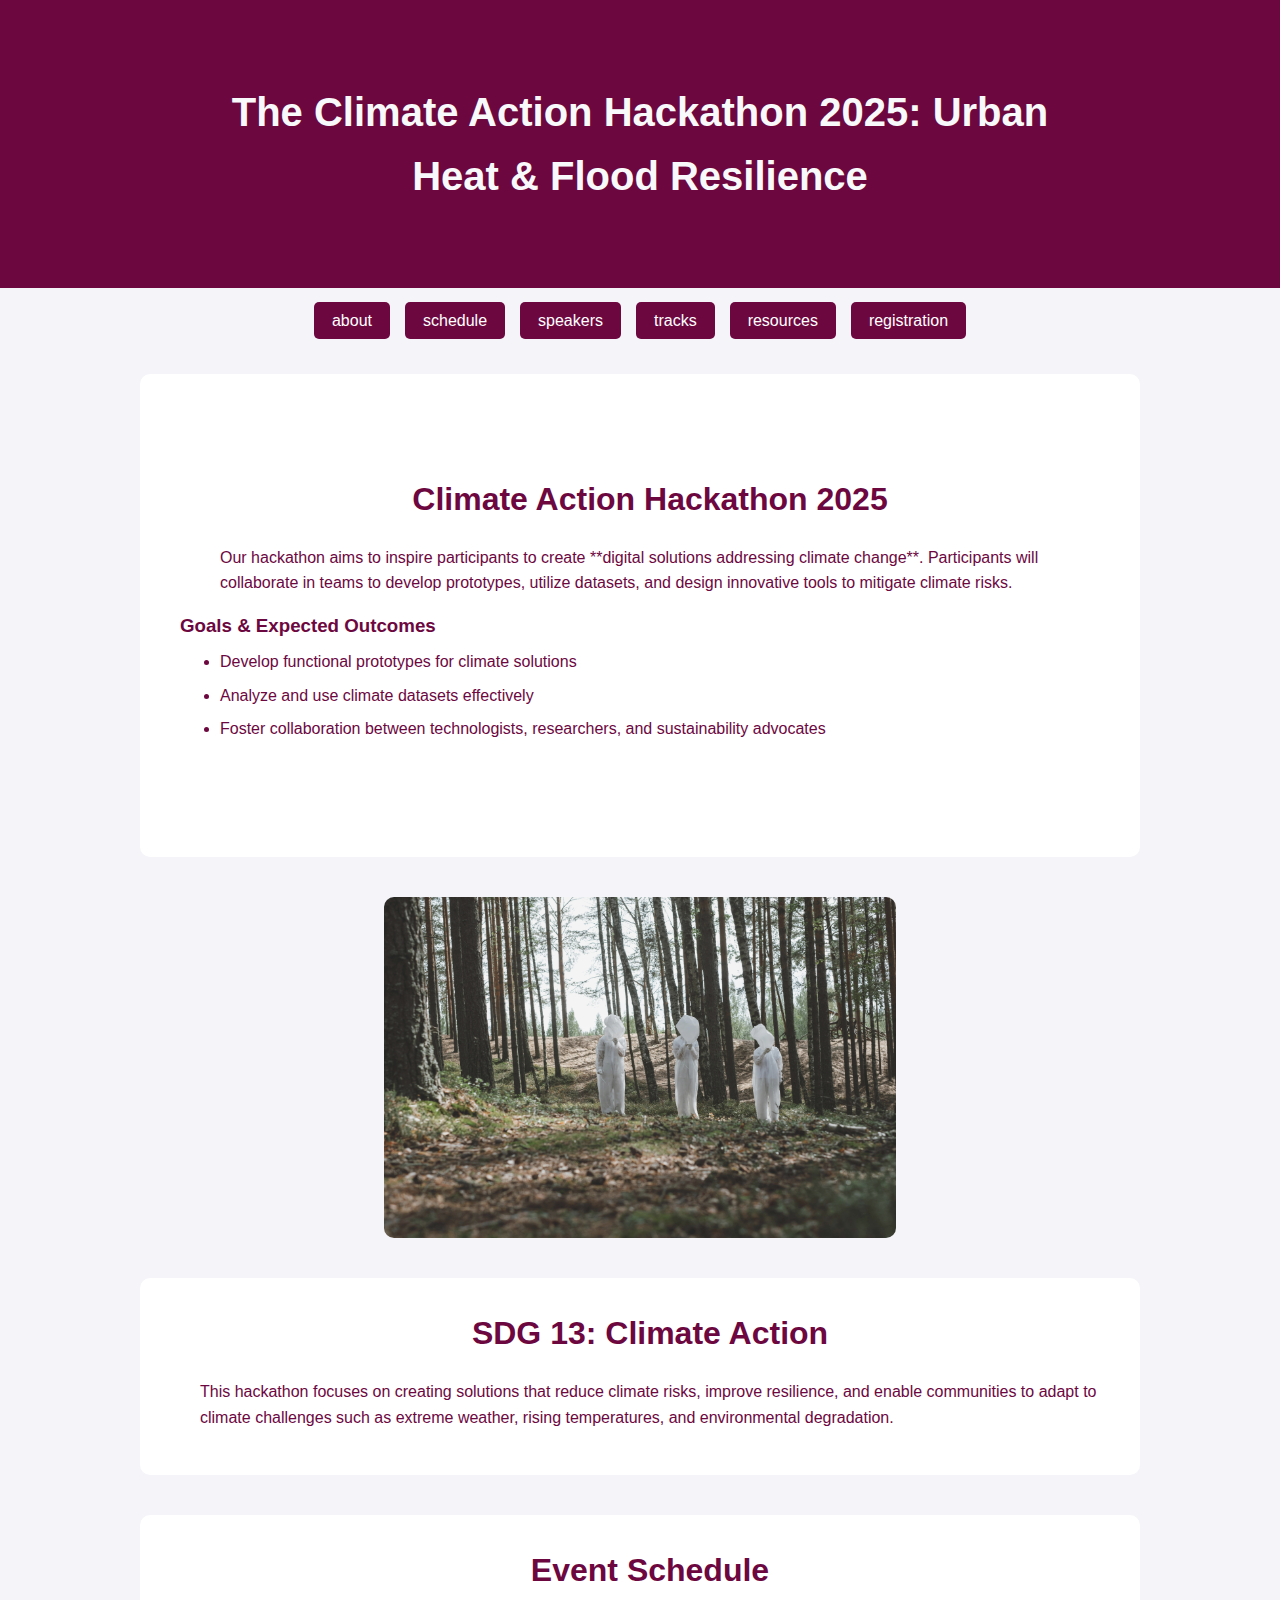
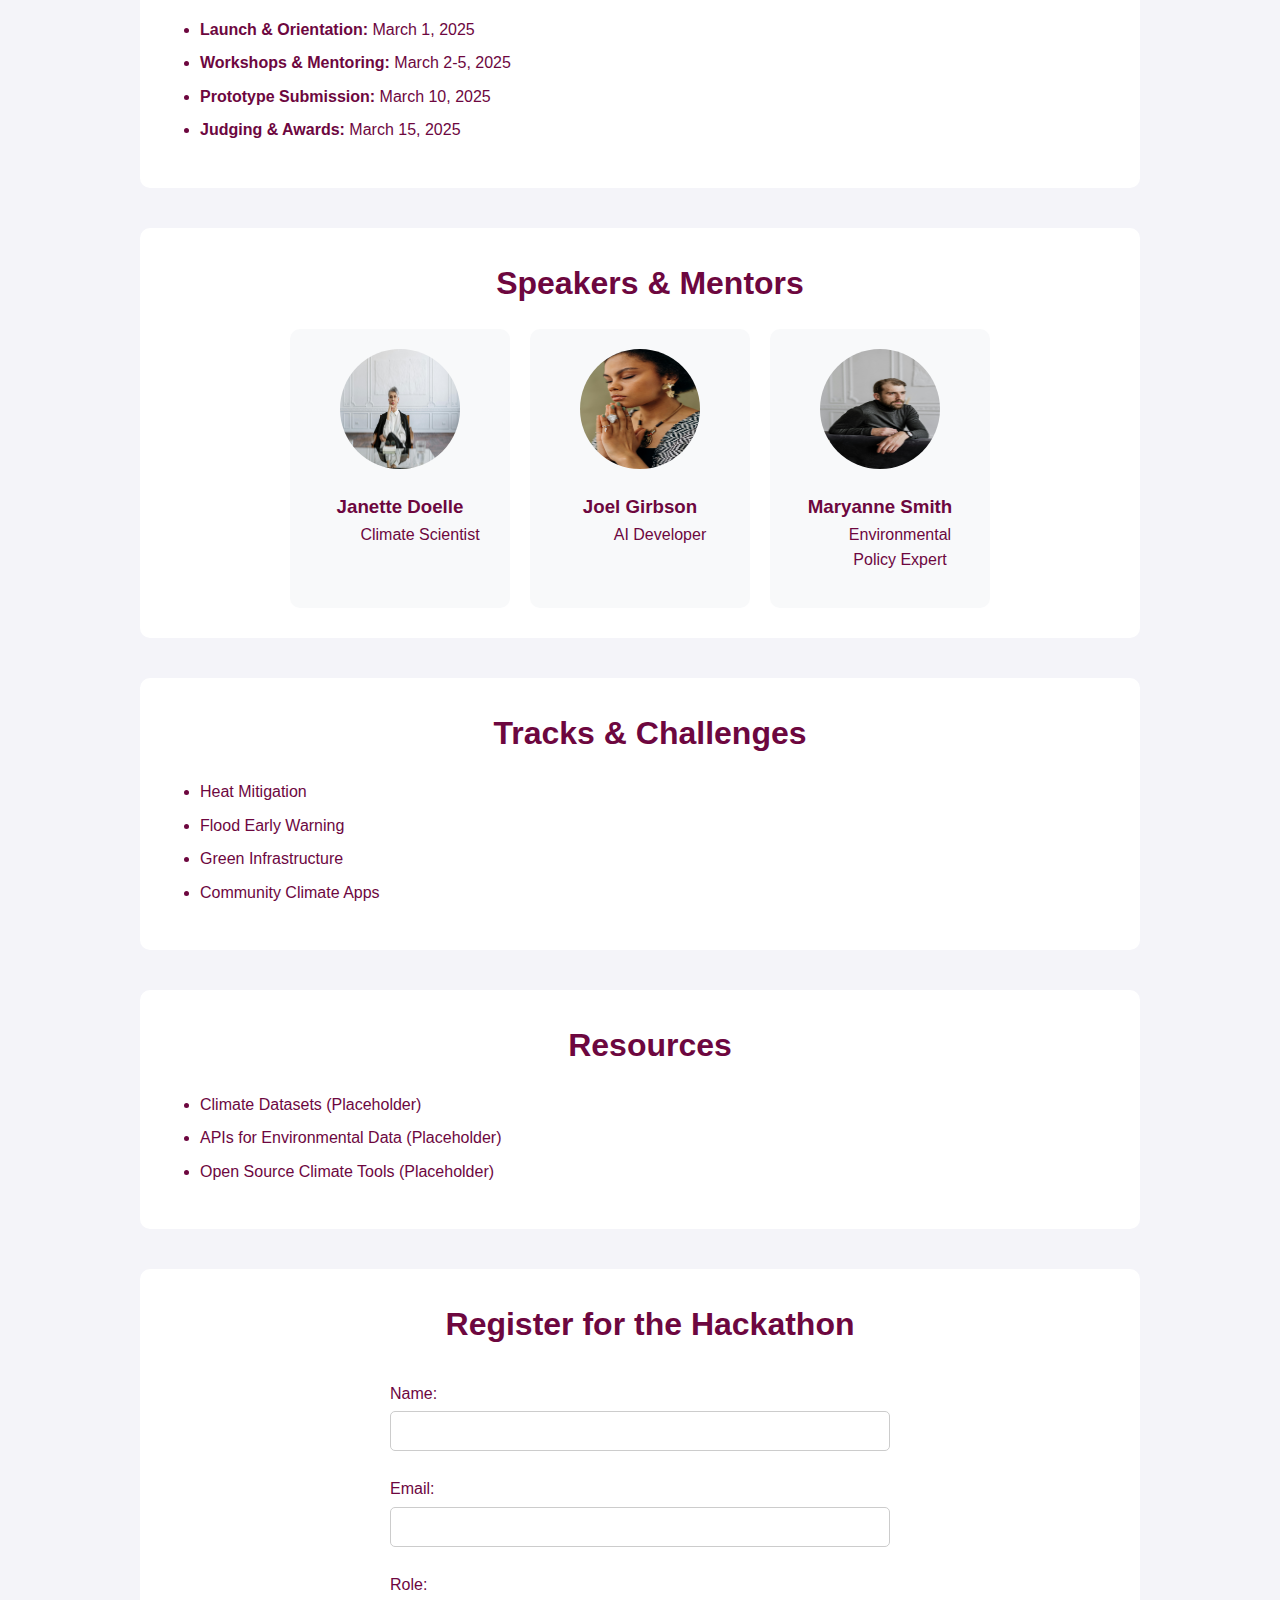
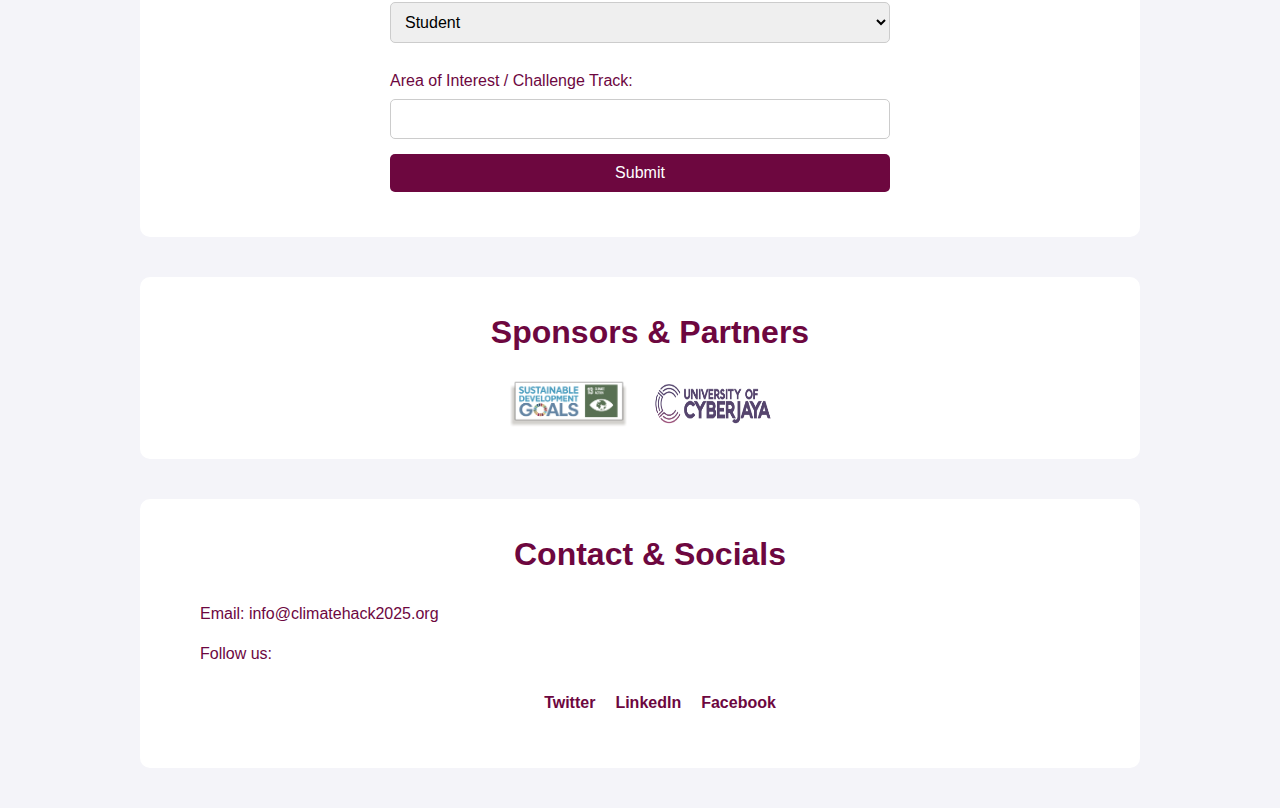
<file: index.html>
<!DOCTYPE html>
<html lang="en">
<head>
    <meta charset="UTF-8">
    <meta name="viewport" content="width-device-width, initial-scale-1.0">
    <Title> The Climate Action Hackathon 2025 </Title>
    <link rel="stylesheet" href="styles.css">
</head>
<head>
    <body>
        <Header>
            <H1> The Climate Action Hackathon 2025: Urban Heat & Flood Resilience </H1>
        </Header>
        <div class="container">
            <ul class="nav">
                <li> <a href="#" class="nav-button">about</a></li>
                <li> <a href="#" class="nav-button">schedule</a></li>
                <li> <a href="#" class="nav-button">speakers</a></li>
                <li> <a href="#" class="nav-button">tracks</a></li>
                <li> <a href="#" class="nav-button">resources</a></li>
                <li> <a href="#" class="nav-button">registration</a></li>
            </ul>
        </div> 
       
        <main>
            <section id="about">
                <h2>Climate Action Hackathon 2025</h2>
                <p>Our hackathon aims to inspire participants to create **digital solutions addressing climate change**. Participants will collaborate in teams to develop prototypes, utilize datasets, and design innovative tools to mitigate climate risks.</p>
                <h3>Goals & Expected Outcomes</h3>
                <ul>
                    <li>Develop functional prototypes for climate solutions</li>
                    <li>Analyze and use climate datasets effectively</li>
                    <li>Foster collaboration between technologists, researchers, and sustainability advocates</li>
                </ul>
            </section>
    
        </main>
    </body>
    <div class="container1">
     <img src="climateaction.jpg" alt="climateaction" class="center-img" style="opacity: 85%; width: 40%;">
     <section id="sdg13">
        <h2>SDG 13: Climate Action</h2>
        <p>This hackathon focuses on creating solutions that reduce climate risks, improve resilience, and enable communities to adapt to climate challenges such as extreme weather, rising temperatures, and environmental degradation.</p>
    </section>

    <!-- EVENT SCHEDULE -->
    <section id="schedule">
        <h2>Event Schedule</h2>
        <ul>
            <li><strong>Launch & Orientation:</strong> March 1, 2025</li>
            <li><strong>Workshops & Mentoring:</strong> March 2-5, 2025</li>
            <li><strong>Prototype Submission:</strong> March 10, 2025</li>
            <li><strong>Judging & Awards:</strong> March 15, 2025</li>
        </ul>
    </section>
    <section id="speakers">
        <h2>Speakers & Mentors</h2>
        <div class="cards">
            <div class="card">
                <img src="11.jpg" alt="Speaker 1">
                <h3>Janette Doelle</h3>
                <p>Climate Scientist</p>
            </div>
            <div class="card">
                <img src="33.jpg" alt="Speaker 2">
                <h3>Joel Girbson</h3>
                <p>AI Developer</p>
            </div>
            <div class="card">
                <img src="22.jpg" alt="Speaker 3">
                <h3>Maryanne Smith</h3>
                <p>Environmental Policy Expert</p>
            </div>
        </div>
    </section>
    <section id="tracks">
        <h2>Tracks & Challenges</h2>
        <ul>
            <li>Heat Mitigation</li>
            <li>Flood Early Warning</li>
            <li>Green Infrastructure</li>
            <li>Community Climate Apps</li>
        </ul>
    </section>
    <section id="resources">
        <h2>Resources</h2>
        <ul>
            <li><a href="#">Climate Datasets (Placeholder)</a></li>
            <li><a href="#">APIs for Environmental Data (Placeholder)</a></li>
            <li><a href="#">Open Source Climate Tools (Placeholder)</a></li>
        </ul>
    </section>

     </header>
  </div>
  <section id="registration">
    <h2>Register for the Hackathon</h2>
    <form action="#" method="post">
        <label for="name">Name:</label>
        <input type="text" id="name" name="name" required>

        <label for="email">Email:</label>
        <input type="email" id="email" name="email" required>

        <label for="role">Role:</label>
        <select id="role" name="role">
            <option value="student">Student</option>
            <option value="developer">Developer</option>
            <option value="designer">Designer</option>
            <option value="other">Other</option>
        </select>

        <label for="interest">Area of Interest / Challenge Track:</label>
        <input type="text" id="interest" name="interest">

        <button type="submit" class="btn">Submit</button>
    </form>
</section>
<section id="sponsors">
    <h2>Sponsors & Partners</h2>
    <div class="logo-grid">
        <img src="sdg1333.png" alt="Sponsor 1">
        <img src="uoc.webp" alt="Sponsor 2">
    </div>
</section>

<!-- CONTACT & SOCIALS -->
<section id="contact">
    <h2>Contact & Socials</h2>
    <p>Email: <a href="mailto:info@climatehack2025.org">info@climatehack2025.org</a></p>
    <p>Follow us:</p>
    <ul class="socials">
        <li><a href="#">Twitter</a></li>
        <li><a href="#">LinkedIn</a></li>
        <li><a href="#">Facebook</a></li>
    </ul>
</section>
</head>
</html>
</file>
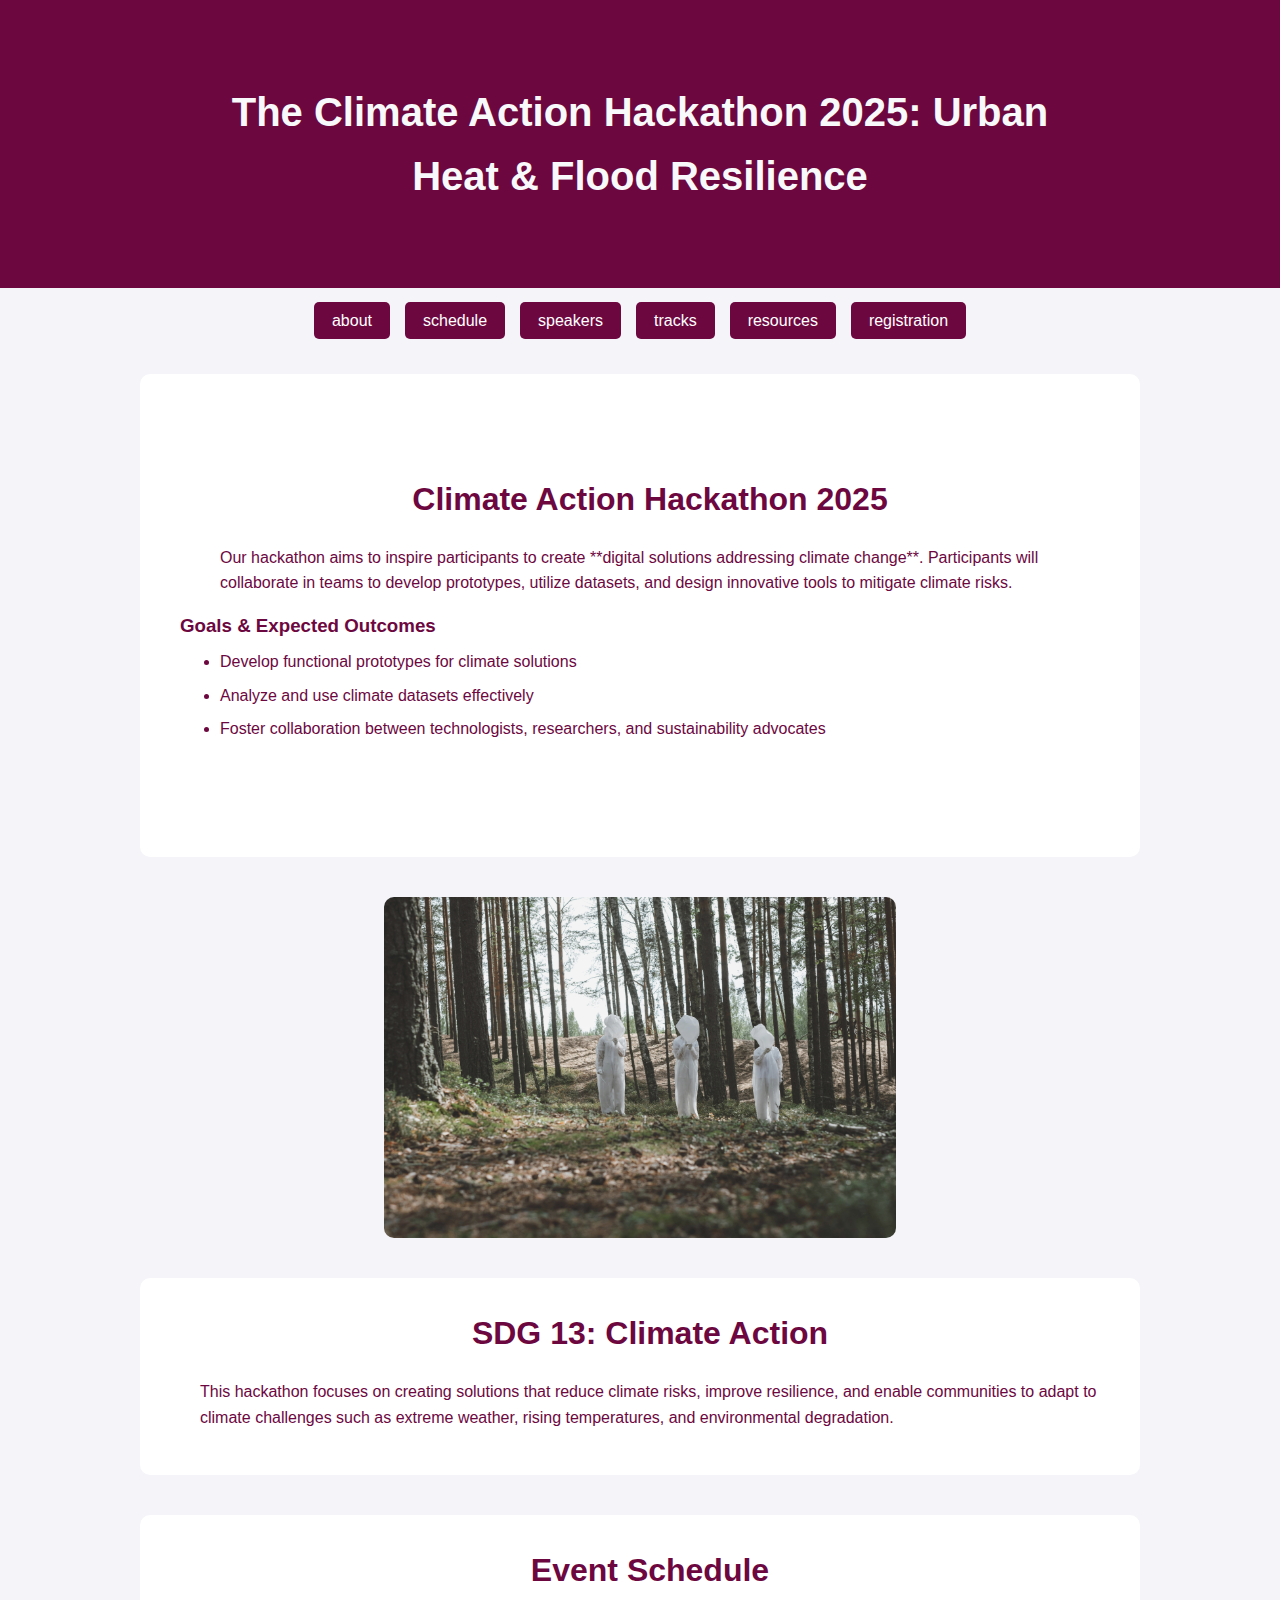
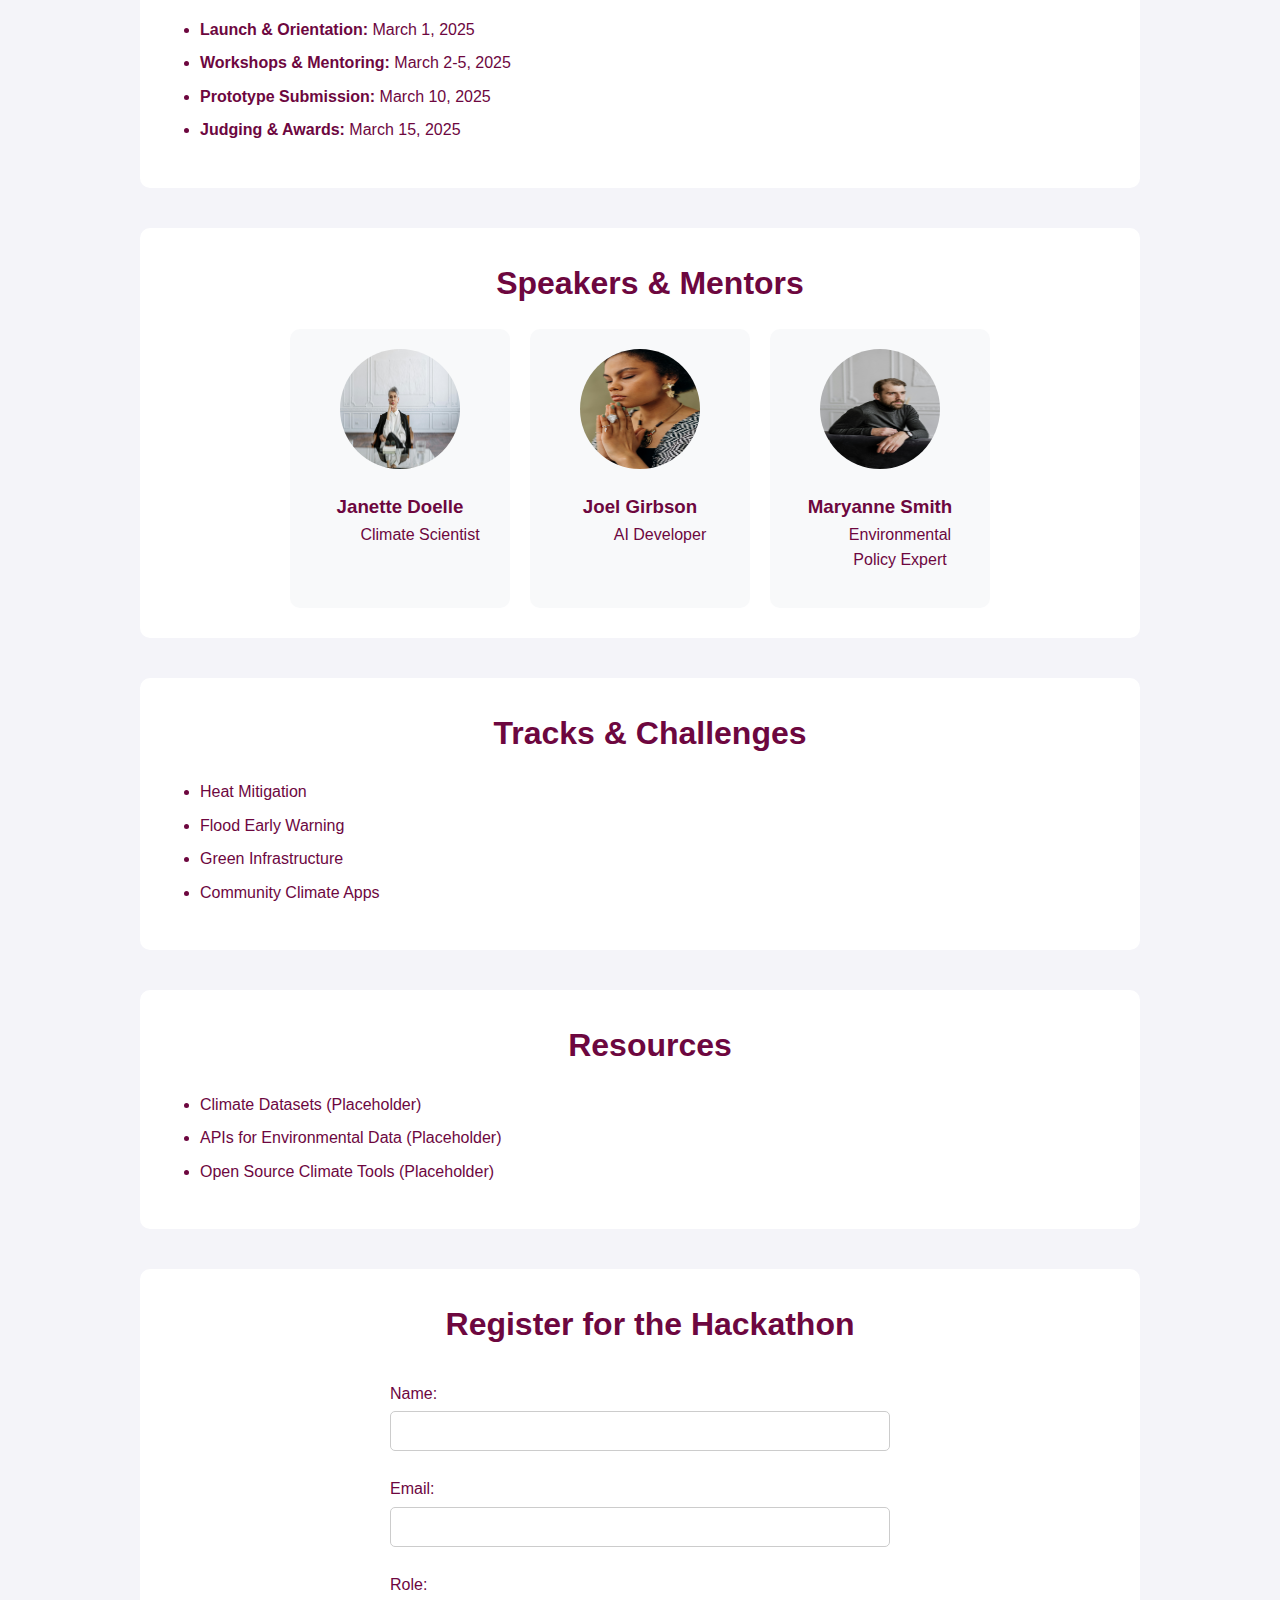
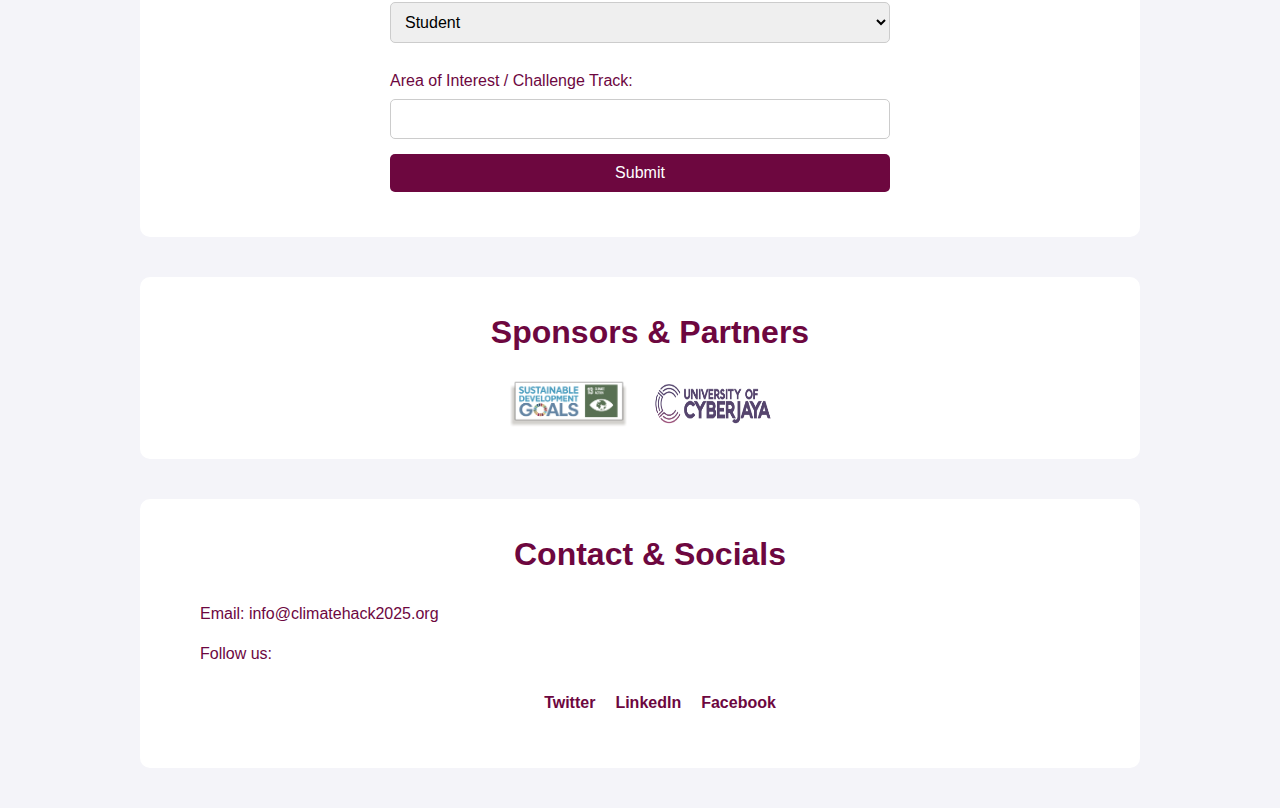
<file: indexhtml.html>
<!DOCTYPE html>
<html lang="en">
<head>
    <meta charset="UTF-8">
    <meta name="viewport" content="width-device-width, initial-scale-1.0">
    <Title> The Climate Action Hackathon 2025 </Title>
    <link rel="stylesheet" href="styles.css">
</head>
<head>
    <body>
        <Header>
            <H1> The Climate Action Hackathon 2025: Urban Heat & Flood Resilience </H1>
        </Header>
        <div class="container">
            <ul class="nav">
                <li> <a href="#" class="nav-button">about</a></li>
                <li> <a href="#" class="nav-button">schedule</a></li>
                <li> <a href="#" class="nav-button">speakers</a></li>
                <li> <a href="#" class="nav-button">tracks</a></li>
                <li> <a href="#" class="nav-button">resources</a></li>
                <li> <a href="#" class="nav-button">registration</a></li>
            </ul>
        </div> 
       
        <main>
            <section id="about">
                <h2>Climate Action Hackathon 2025</h2>
                <p>Our hackathon aims to inspire participants to create **digital solutions addressing climate change**. Participants will collaborate in teams to develop prototypes, utilize datasets, and design innovative tools to mitigate climate risks.</p>
                <h3>Goals & Expected Outcomes</h3>
                <ul>
                    <li>Develop functional prototypes for climate solutions</li>
                    <li>Analyze and use climate datasets effectively</li>
                    <li>Foster collaboration between technologists, researchers, and sustainability advocates</li>
                </ul>
            </section>
    
        </main>
    </body>
    <div class="container1">
     <img src="climateaction.jpg" alt="climateaction" class="center-img" style="opacity: 85%; width: 40%;">
     <section id="sdg13">
        <h2>SDG 13: Climate Action</h2>
        <p>This hackathon focuses on creating solutions that reduce climate risks, improve resilience, and enable communities to adapt to climate challenges such as extreme weather, rising temperatures, and environmental degradation.</p>
    </section>

    <!-- EVENT SCHEDULE -->
    <section id="schedule">
        <h2>Event Schedule</h2>
        <ul>
            <li><strong>Launch & Orientation:</strong> March 1, 2025</li>
            <li><strong>Workshops & Mentoring:</strong> March 2-5, 2025</li>
            <li><strong>Prototype Submission:</strong> March 10, 2025</li>
            <li><strong>Judging & Awards:</strong> March 15, 2025</li>
        </ul>
    </section>
    <section id="speakers">
        <h2>Speakers & Mentors</h2>
        <div class="cards">
            <div class="card">
                <img src="11.jpg" alt="Speaker 1">
                <h3>Janette Doelle</h3>
                <p>Climate Scientist</p>
            </div>
            <div class="card">
                <img src="33.jpg" alt="Speaker 2">
                <h3>Joel Girbson</h3>
                <p>AI Developer</p>
            </div>
            <div class="card">
                <img src="22.jpg" alt="Speaker 3">
                <h3>Maryanne Smith</h3>
                <p>Environmental Policy Expert</p>
            </div>
        </div>
    </section>
    <section id="tracks">
        <h2>Tracks & Challenges</h2>
        <ul>
            <li>Heat Mitigation</li>
            <li>Flood Early Warning</li>
            <li>Green Infrastructure</li>
            <li>Community Climate Apps</li>
        </ul>
    </section>
    <section id="resources">
        <h2>Resources</h2>
        <ul>
            <li><a href="#">Climate Datasets (Placeholder)</a></li>
            <li><a href="#">APIs for Environmental Data (Placeholder)</a></li>
            <li><a href="#">Open Source Climate Tools (Placeholder)</a></li>
        </ul>
    </section>

     </header>
  </div>
  <section id="registration">
    <h2>Register for the Hackathon</h2>
    <form action="#" method="post">
        <label for="name">Name:</label>
        <input type="text" id="name" name="name" required>

        <label for="email">Email:</label>
        <input type="email" id="email" name="email" required>

        <label for="role">Role:</label>
        <select id="role" name="role">
            <option value="student">Student</option>
            <option value="developer">Developer</option>
            <option value="designer">Designer</option>
            <option value="other">Other</option>
        </select>

        <label for="interest">Area of Interest / Challenge Track:</label>
        <input type="text" id="interest" name="interest">

        <button type="submit" class="btn">Submit</button>
    </form>
</section>
<section id="sponsors">
    <h2>Sponsors & Partners</h2>
    <div class="logo-grid">
        <img src="sdg1333.png" alt="Sponsor 1">
        <img src="uoc.webp" alt="Sponsor 2">
    </div>
</section>

<!-- CONTACT & SOCIALS -->
<section id="contact">
    <h2>Contact & Socials</h2>
    <p>Email: <a href="mailto:info@climatehack2025.org">info@climatehack2025.org</a></p>
    <p>Follow us:</p>
    <ul class="socials">
        <li><a href="#">Twitter</a></li>
        <li><a href="#">LinkedIn</a></li>
        <li><a href="#">Facebook</a></li>
    </ul>
</section>
</head>
</html>
</file>
<file: styles.css>
* {
    box-sizing: border-box;
    margin: 0;
    padding: 0;
}

body {
    font-family: 'Verdana', Geneva, Tahoma, sans-serif;
    line-height: 1.6;
    background-color: #f4f4f9;
    color: #6d073f;
}

a {
    text-decoration: none;
    color: inherit;
}

h1 {
    color: #f8f9fa;
}
h2, h3 {
    color: #6d073f;
}

/* ------------------------ HEADER / HERO ------------------------ */
header {
    background-color:#6d073f;
    color: white;
    text-align: center;
    padding: 80px 20px;
}

header h1 {
    font-size: 2.5rem;
    max-width: 900px;
    margin: 0 auto;
}

/* ------------------------ NAVIGATION ------------------------ */
.container {
    display: flex;
    justify-content: center;
    margin: 20px 0;
}

.nav {
    display: flex;
    flex-wrap: wrap;
    list-style: none;
    gap: 15px;
    padding: 0;
}

.nav-button {
    background-color: #6d073f;
    color: white;
    padding: 10px 18px;
    border-radius: 5px;
    transition: 0.3s;
}

.nav-button:hover {
    background-color: #ff95ca;
}

/* ------------------------ MAIN / SECTIONS ------------------------ */
main, section {
    max-width: 1000px;
    margin: 40px auto;
    background-color: white;
    padding: 30px 20px;
    border-radius: 10px;
}

section h2 {
    text-align: center;
    margin-bottom: 20px;
    font-size: 2rem;
    color: #6d073f;
    margin-left: 20px;
}

section p, section ul {
    font-size: 1rem;
    margin-bottom: 15px;
    margin-left: 40px;
}

section ul li {
    margin: 8px 0;
}

/* ------------------------ FIGURES / IMAGES ------------------------ */
.center-img {
    display: block;
    margin: 20px auto;
    max-width: 100%;
    height: auto;
    border-radius: 10px;

}

/* ------------------------ CARDS ------------------------ */
.cards {
    display: flex;
    flex-wrap: wrap;
    justify-content: center;
    gap: 20px;
}

.card {
    background-color: #f8f9fa;
    border-radius: 10px;
    padding: 20px;
    width: 220px;
    text-align: center;

    transition: 0.3s;
}

.card img {
    width: 120px;
    height: 120px;
    border-radius: 50%;
    margin-bottom: 15px;
}

.card:hover {
    transform: translateY(-5px);

}

/* ------------------------ FORM ------------------------ */
form {
    display: flex;
    flex-direction: column;
    max-width: 500px;
    margin: 0 auto;
}

form label {
    margin: 10px 0 5px;
}

form input, form select, form button {
    padding: 10px;
    margin-bottom: 15px;
    border-radius: 5px;
    border: 1px solid #ccc;
    font-size: 1rem;
}

form button {
    background-color: #6d073f;
    color: white;
    border: none;
    cursor: pointer;
    transition: 0.3s;
}

form button:hover {
    background-color: #ff95ca;
}

/* ------------------------ LOGO GRID ------------------------ */
.logo-grid {
    display: flex;
    flex-wrap: wrap;
    justify-content: center;
    gap: 25px;
    margin-top: 20px;
}

.logo-grid img {
    max-width: 120px;
    height: auto;
    filter: grayscale(50%);
    transition: 0.3s;
}

.logo-grid img:hover {
    filter: grayscale(0%);
}

/* ------------------------ SOCIALS ------------------------ */
.socials {
    display: flex;
    justify-content: center;
    list-style: none;
    gap: 20px;
    margin-top: 15px;
}

.socials li a {
    color: #6d073f;
    font-weight: bold;
}

.socials li a:hover {
    color: #ff95ca;
}

/* ------------------------ RESPONSIVE ------------------------ */
@media (max-width: 768px) {
    .cards {
        flex-direction: column;
        align-items: center;
    }

    header h1 {
        font-size: 2rem;
    }

    .nav {
        justify-content: center;
    }
}
</file>
